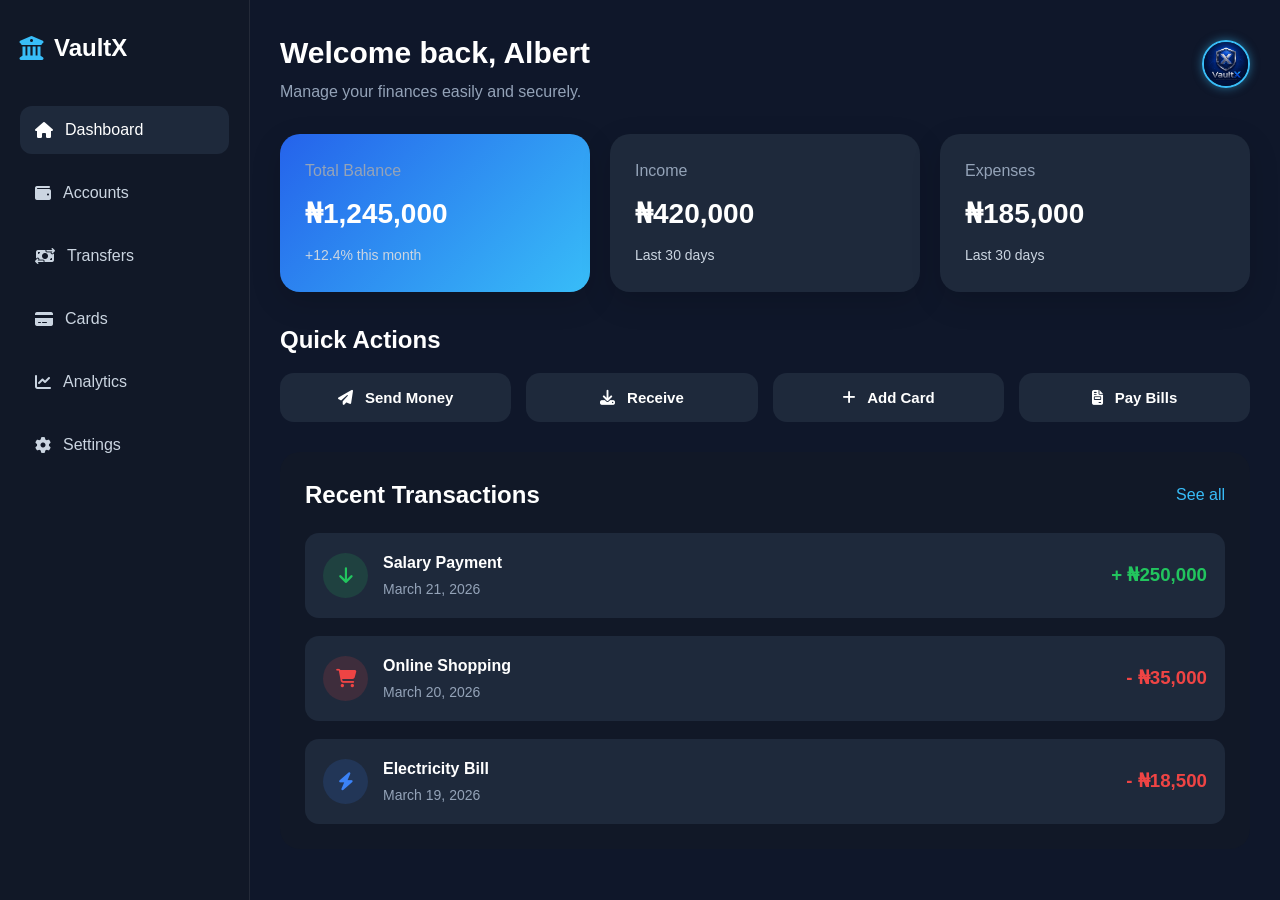
<file: index.html>
<!DOCTYPE html>
<html lang="en">
<head>
  <meta charset="UTF-8" />
  <meta name="viewport" content="width=device-width, initial-scale=1.0" />
  <title>VaultX - Banking UI Concept</title>
  <link rel="stylesheet" href="style.css" />
  <link rel="stylesheet" href="https://cdnjs.cloudflare.com/ajax/libs/font-awesome/6.5.0/css/all.min.css">
</head>
<body>

  <div class="dashboard">

    <!-- Sidebar -->
    <aside class="sidebar">
      <div class="logo">
        <i class="fa-solid fa-building-columns"></i>
        <h2>VaultX</h2>
      </div>

      <nav>
       <ul>
  <li class="active">
    <a href="#">
      <i class="fa-solid fa-house"></i>
      <span>Dashboard</span>
    </a>
  </li>

  <li>
    <a href="#">
      <i class="fa-solid fa-wallet"></i>
      <span>Accounts</span>
    </a>
  </li>

  <li>
    <a href="#">
      <i class="fa-solid fa-money-bill-transfer"></i>
      <span>Transfers</span>
    </a>
  </li>

  <li>
    <a href="#">
      <i class="fa-solid fa-credit-card"></i>
      <span>Cards</span>
    </a>
  </li>

  <li>
    <a href="#">
      <i class="fa-solid fa-chart-line"></i>
      <span>Analytics</span>
    </a>
  </li>

  <li>
    <a href="#">
      <i class="fa-solid fa-gear"></i>
      <span>Settings</span>
    </a>
  </li>
</ul>
      </nav>
    </aside>

    <!-- Main Content -->
    <main class="main-content">

      <!-- Topbar -->
      <header class="topbar">
        <div class="topbar-text">
          <h1>Welcome back, Albert</h1>
          <p>Manage your finances easily and securely.</p>
        </div>

       <div class="profile">
  <img src="VaultX logo.png" alt="Albert">
</div>
      </header>

      <!-- Balance Cards -->
      <section id="dashboard" class="cards">
        <div class="card primary">
          <p>Total Balance</p>
          <h2>₦1,245,000</h2>
          <span>+12.4% this month</span>
        </div>

        <div class="card" id="accounts">
          <p>Income</p>
          <h2>₦420,000</h2>
          <span>Last 30 days</span>
        </div>

        <div class="card" id="analytics">
          <p>Expenses</p>
          <h2>₦185,000</h2>
          <span>Last 30 days</span>
        </div>
      </section>

      <!-- Quick Actions -->
      <section id="transfers" class="quick-actions">
        <h2>Quick Actions</h2>
        <div class="action-buttons">
          <button><i class="fa-solid fa-paper-plane"></i> Send Money</button>
          <button><i class="fa-solid fa-download"></i> Receive</button>
          <button id="cards"><i class="fa-solid fa-plus"></i> Add Card</button>
          <button id="settings"><i class="fa-solid fa-file-invoice"></i> Pay Bills</button>
        </div>
      </section>

      <!-- Transactions -->
      <section class="transactions">
        <div class="section-title">
          <h2>Recent Transactions</h2>
          <a href="#">See all</a>
        </div>

        <div class="transaction-list">
          <div class="transaction">
            <div class="left">
              <div class="icon green"><i class="fa-solid fa-arrow-down"></i></div>
              <div>
                <h4>Salary Payment</h4>
                <p>March 21, 2026</p>
              </div>
            </div>
            <h3 class="amount plus">+ ₦250,000</h3>
          </div>

          <div class="transaction">
            <div class="left">
              <div class="icon red"><i class="fa-solid fa-cart-shopping"></i></div>
              <div>
                <h4>Online Shopping</h4>
                <p>March 20, 2026</p>
              </div>
            </div>
            <h3 class="amount minus">- ₦35,000</h3>
          </div>

          <div class="transaction">
            <div class="left">
              <div class="icon blue"><i class="fa-solid fa-bolt"></i></div>
              <div>
                <h4>Electricity Bill</h4>
                <p>March 19, 2026</p>
              </div>
            </div>
            <h3 class="amount minus">- ₦18,500</h3>
          </div>
        </div>
      </section>

    </main>
  </div>

</body>
</html>
</file>
<file: style.css>
*{
  margin: 0;
  padding: 0;
  box-sizing: border-box;
}

body{
  font-family: 'Segoe UI', sans-serif;
  background: #0f172a;
  color: #fff;
  line-height: 1.5;
}

.dashboard{
  display: flex;
  min-height: 100vh;
}

/* Sidebar */
.sidebar{
  width: 250px;
  background: #111827;
  padding: 30px 20px;
  border-right: 1px solid rgba(255,255,255,0.08);
}

.logo{
  display: flex;
  align-items: center;
  gap: 10px;
  margin-bottom: 40px;
}

.logo i{
  font-size: 24px;
  color: #38bdf8;
}

.logo h2{
  font-size: 24px;
}

.sidebar nav ul{
  list-style: none;
}

.sidebar nav ul li{
  margin-bottom: 15px;
}

.sidebar nav ul li a{
  text-decoration: none;
  color: #cbd5e1;
  display: flex;
  align-items: center;
  gap: 12px;
  padding: 12px 15px;
  border-radius: 12px;
  transition: 0.3s ease;
}

.sidebar nav ul li a:hover,
.sidebar nav ul li.active a{
  background: #1e293b;
  color: #fff;
}

/* Main Content */
.main-content{
  flex: 1;
  padding: 30px;
}

/* Topbar */
.topbar{
  display: flex;
  justify-content: space-between;
  align-items: center;
  margin-bottom: 30px;
}

.topbar h1{
  font-size: 30px;
  margin-bottom: 5px;
}

.topbar p{
  color: #94a3b8;
}

.profile img{
  width: 45px;
  height: 45px;
  border-radius: 50%;
  object-fit: cover;
}

/* Cards */
.cards{
  display: grid;
  grid-template-columns: repeat(3, 1fr);
  gap: 20px;
  margin-bottom: 30px;
}

.card{
  background: #1e293b;
  padding: 25px;
  border-radius: 20px;
  box-shadow: 0 10px 30px rgba(0,0,0,0.15);
  transition: 0.3s ease;
}

.card:hover{
  transform: translateY(-4px);
  box-shadow: 0 14px 35px rgba(0,0,0,0.22);
}

.card p{
  color: #94a3b8;
  margin-bottom: 10px;
}

.card h2{
  font-size: 28px;
  margin-bottom: 8px;
}

.card span{
  font-size: 14px;
  color: #cbd5e1;
}

.card.primary{
  background: linear-gradient(135deg, #2563eb, #38bdf8);
}

/* Quick Actions */
.quick-actions{
  margin-bottom: 30px;
}

.quick-actions h2{
  margin-bottom: 15px;
}

.action-buttons{
  display: grid;
  grid-template-columns: repeat(4, 1fr);
  gap: 15px;
}

.action-buttons button{
  border: none;
  background: #1e293b;
  color: #fff;
  padding: 16px;
  border-radius: 14px;
  cursor: pointer;
  transition: 0.3s ease;
  font-size: 15px;
  font-weight: 600;
}

.action-buttons button i{
  margin-right: 8px;
}

.action-buttons button:hover{
  background: #334155;
  transform: translateY(-3px);
}

/* Transactions */
.transactions{
  background: #111827;
  padding: 25px;
  border-radius: 20px;
}

.section-title{
  display: flex;
  justify-content: space-between;
  align-items: center;
  margin-bottom: 20px;
}

.section-title a{
  text-decoration: none;
  color: #38bdf8;
}

.transaction-list{
  display: flex;
  flex-direction: column;
  gap: 18px;
}

.transaction{
  display: flex;
  justify-content: space-between;
  align-items: center;
  background: #1e293b;
  padding: 18px;
  border-radius: 14px;
  transition: 0.3s ease;
}

.transaction:hover{
  transform: translateY(-3px);
  box-shadow: 0 10px 25px rgba(0,0,0,0.18);
}

.left{
  display: flex;
  align-items: center;
  gap: 15px;
}

.icon{
  width: 45px;
  height: 45px;
  border-radius: 50%;
  display: flex;
  align-items: center;
  justify-content: center;
  font-size: 18px;
}

.icon.green{
  background: rgba(34, 197, 94, 0.15);
  color: #22c55e;
}

.icon.red{
  background: rgba(239, 68, 68, 0.15);
  color: #ef4444;
}

.icon.blue{
  background: rgba(59, 130, 246, 0.15);
  color: #3b82f6;
}

.left h4{
  margin-bottom: 4px;
}

.left p{
  color: #94a3b8;
  font-size: 14px;
}

.amount.plus{
  color: #22c55e;
}

.amount.minus{
  color: #ef4444;
}

/* Responsive */
@media (max-width: 992px){
  .sidebar{
    width: 85px;
    padding: 25px 10px;
  }

  .logo h2,
  .sidebar nav ul li a span{
    display: none;
  }

  .sidebar nav ul li a{
    justify-content: center;
  }

  .cards{
    grid-template-columns: 1fr;
  }

  .action-buttons{
    grid-template-columns: repeat(2, 1fr);
  }
}

@media (max-width: 768px){
  .dashboard{
    flex-direction: column;
  }

  .sidebar{
    width: 100%;
    border-right: none;
    border-bottom: 1px solid rgba(255,255,255,0.08);
  }

  .sidebar nav ul{
    display: flex;
    flex-wrap: wrap;
    gap: 10px;
  }

  .sidebar nav ul li{
    margin-bottom: 0;
  }

  .sidebar nav ul li a{
    padding: 10px 14px;
  }

  .topbar{
    flex-direction: column;
    align-items: flex-start;
    gap: 15px;
  }

  .action-buttons{
    grid-template-columns: 1fr;
  }

  .transaction{
    flex-direction: column;
    align-items: flex-start;
    gap: 12px;
  }
}
.profile img{
  width: 48px;
  height: 48px;
  border-radius: 50%;
  object-fit: cover;
  border: 2px solid #38bdf8;
  box-shadow: 0 0 10px rgba(56,189,248,0.5);
}
</file>
